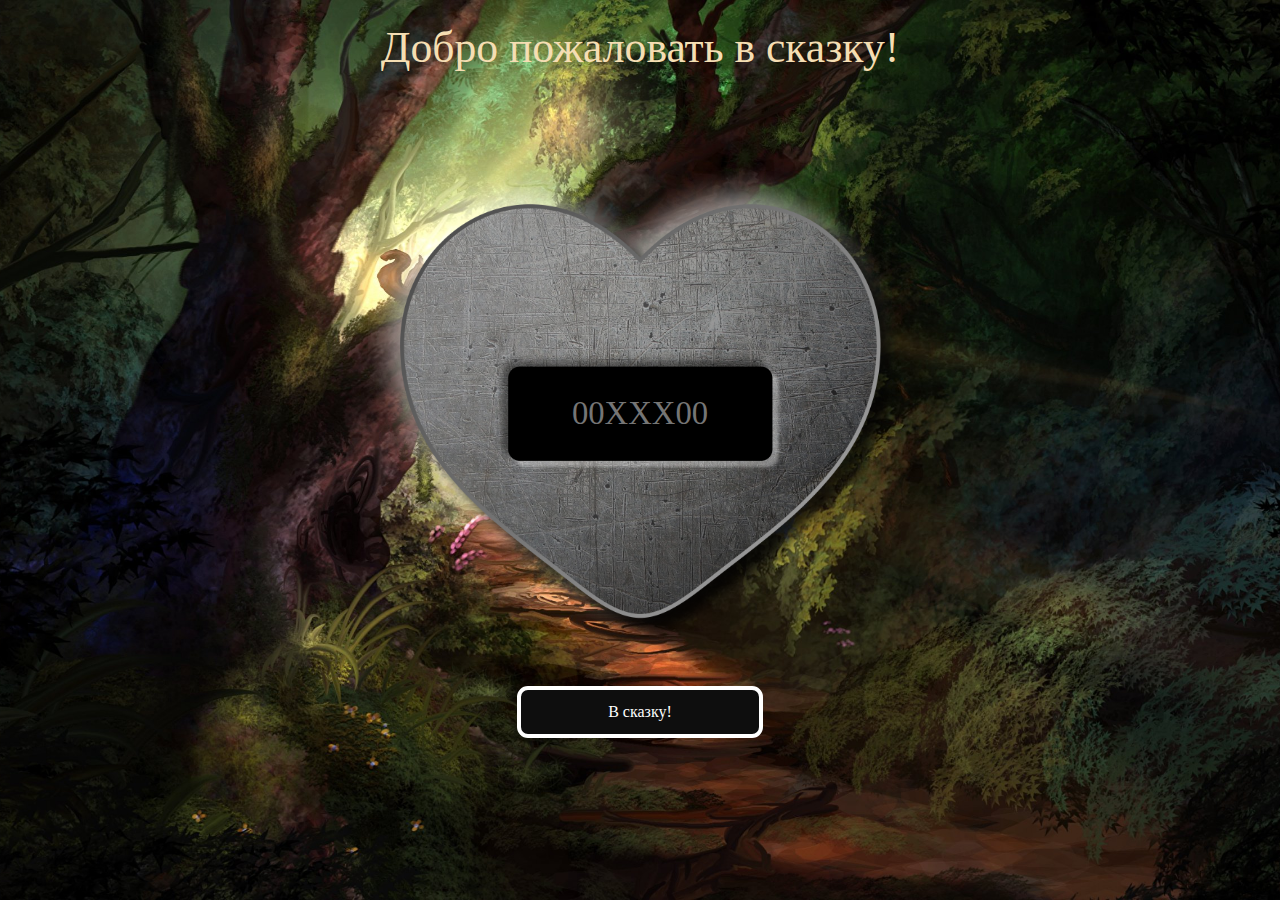
<file: index.html>
<!DOCTYPE html>
<html lang="en">
<head>
	<meta charset="UTF-8">
	<meta name="viewport" content="width=device-width, initial-scale=1.0">
	<title>Принцессе от принца</title>

	<link rel="stylesheet" href="style/main.css">
	<script src="js/app.js" defer></script>

</head>
<body>
	
	<div class="wrapper">

		<div class="title">
			<div class="title__teh">
				<h2>Добро пожаловать в сказку!</h2>
			</div>
		</div>

		<div class="main">
			<div class="hunter">
				<div class="hunter-input">
					<input type="text" placeholder="00XXX00" class="input" id="passwordInput">
				</div>
			</div>
			<div class="btn-center">
				<button onclick="checkPassword()" class="btn">В сказку!</button>
			</div>
			<div class="error">
				<div id="error-message" class="err" style="color: red;"></div> <!-- Сообщение об ошибке -->
			</div>
		</div>

	</div>

</body>
</html>
</file>
<file: style/main.css>
@import url(reset.css);
:root {
	--index: calc(1vw + 1vh);
}
.wrapper {
	height: 100vh;
	background-image: url(../img/1617681366_44-p-dremuchii-les-art-kartinki-49.jpg);
	background-repeat: no-repeat;
	background-position: center;
	background-size: cover;
	display: flex;
	flex-direction: column;
	justify-content: center;
	align-items: center;
}
.main {
	width: calc(var(--index) *25);
}
.title{
	position: absolute;
	top: 0;
	width: 100%;
}
.title__teh {
	text-align: center;
	font-size: calc(var(--index) *2);
	color: wheat;
	margin-top: calc(var(--index) *1);
}
.hunter {
	width: calc(var(--index) *25);
	height: calc(var(--index) *25);
	background-image: url(../img/heart.png);
	background-repeat: no-repeat;
	background-position: center;
	background-size: cover;
/* 	background-color: #fff; */
	display: flex;
	justify-content: center;
	align-items: center
}
.input {
	font-size: calc(var(--index) *1.5);
	width: calc(var(--index) *9.5);
	text-align: center;
	color: white;
}
.btn-center {
	width: 100%;
	display: flex;
	justify-content: center;
}
.btn {
	color: white;
	background-color: rgb(14, 14, 14);
	padding: calc(var(--index) *.6) calc(var(--index) *4);
	border-radius: calc(var(--index) *.5);
	border: calc(var(--index) *.2) solid white;
}
.error {
	width: 100%;
	display: flex;
	justify-content: center;
}
.err {
	font-size: calc(var(--index) *1);
	padding-top: calc(var(--index) *1);
}
</file>
